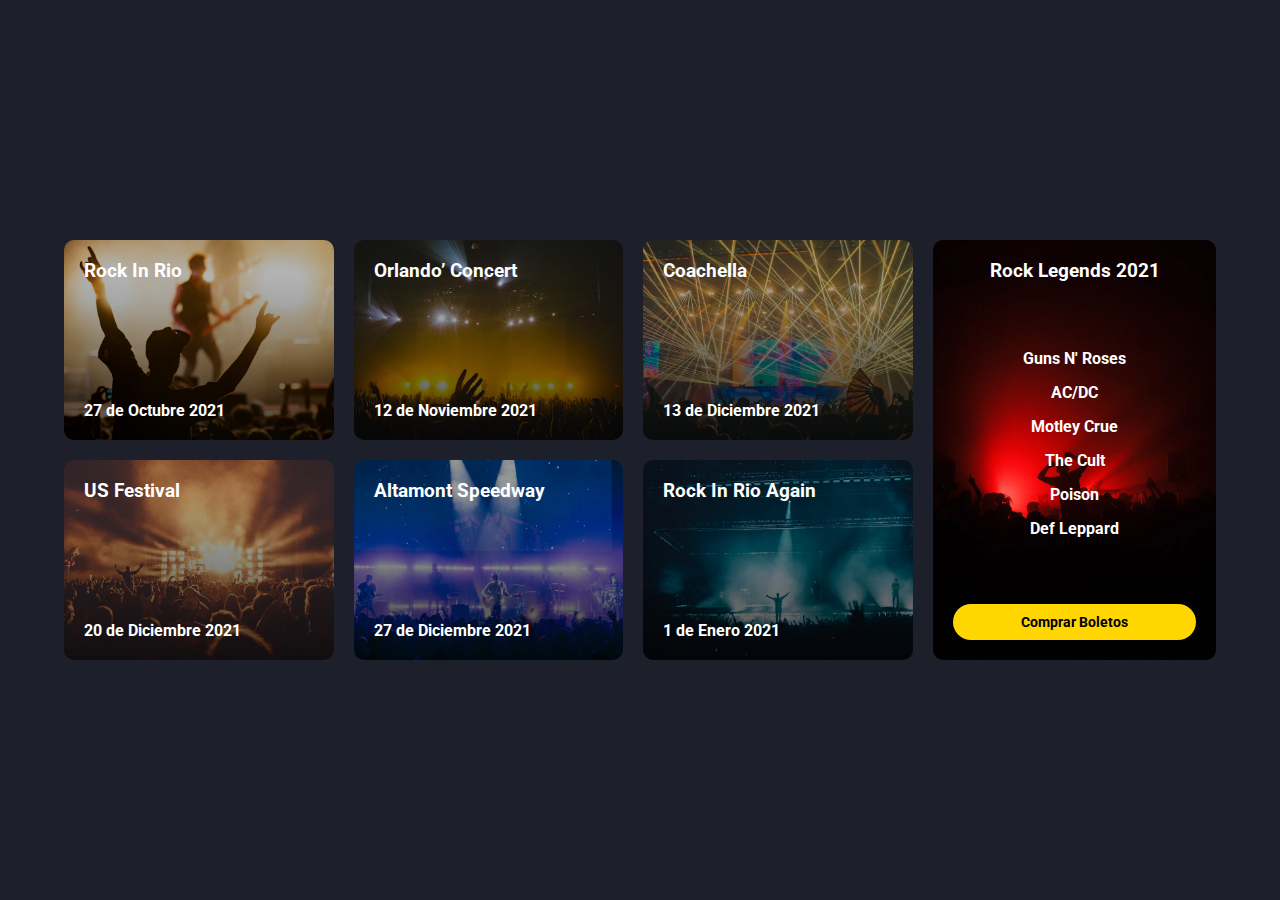
<file: Practica - CssGrid - Flexbox/index.html>
<!DOCTYPE html>
<html lang="en">
<head>
	<meta charset="UTF-8">
	<meta http-equiv="X-UA-Compatible" content="IE=edge">
	<meta name="viewport" content="width=device-width, initial-scale=1.0">
	<link rel="preconnect" href="https://fonts.googleapis.com">
	<link rel="preconnect" href="https://fonts.gstatic.com" crossorigin>
	<link href="https://fonts.googleapis.com/css2?family=Roboto:wght@400;700&display=swap" rel="stylesheet"> 
	<link rel="stylesheet" href="estilos.css">
	<title>Flexbox vs CSS Grid</title>
</head>
<body>
	<div class="contenedor">
		<div class="contenedor-conciertos">
			<div class="card" style="background-image: url('./img/1.jpg')">
				<div class="textos">
					<h3>Rock In Rio</h3>
					<p>27 de Octubre 2021</p>
				</div>
			</div>
			<div class="card" style="background-image: url('./img/2.jpg')">
				<div class="textos">
					<h3>Orlando’ Concert</h3>
					<p>12 de Noviembre 2021</p>
				</div>
			</div>
			<div class="card" style="background-image: url('./img/3.jpg')">
				<div class="textos">
					<h3>Coachella</h3>
					<p>13 de Diciembre 2021</p>
				</div>
			</div>

			<div class="card" style="background-image: url('./img/4.jpg')">
				<div class="textos">
					<h3>US Festival</h3>
					<p>20 de Diciembre 2021</p>
				</div>
			</div>
			<div class="card" style="background-image: url('./img/5.jpg')">
				<div class="textos">
					<h3>Altamont Speedway</h3>
					<p>27 de Diciembre 2021</p>
				</div>
			</div>
			<div class="card" style="background-image: url('./img/6.jpg')">
				<div class="textos">
					<h3>Rock In Rio Again</h3>
					<p>1 de Enero 2021</p>
				</div>
			</div>
		</div>

		<div class="banner" style="background-image: url('./img/banner.jpg')">
			<h3>Rock Legends 2021</h3>
			<ul>
				<li>Guns N' Roses</li>
				<li>AC/DC</li>
				<li>Motley Crue</li>
				<li>The Cult</li>
				<li>Poison</li>
				<li>Def Leppard</li>
			</ul>
			<button class="boton">Comprar Boletos</button>
		</div>
	</div>
</body>
</html>
</file>
<file: Practica - CssGrid - Flexbox/estilos.css>
* {
	padding: 0;
	margin: 0;
	box-sizing: border-box;
}

body {
	background: #1D202B;
	color: #fff;
	font-family: 'Roboto', sans-serif;
	min-height: 100vh;
	display: flex;
	flex-wrap: wrap;
}

.contenedor {
	width: 90%;
	max-width: 1200px;
	margin: auto;
	padding: 40px 0;

	/* FLEXBOX */
	/* display: flex;
	gap: 20px; */
	
	/* CSS GRID */
	display: grid;
	grid-template-columns: 3fr 1fr;
	gap: 20px;
}

.titulo {
	font-size: 24px;
	padding: 20px 0;
}

.contenedor-conciertos {
	/* FLEXBOX */
	/* width: 70%;

	display: flex;
	flex-wrap: wrap;
	gap: 20px; */

	/* CSS GRID */
	display: grid;
	grid-template-columns: repeat(3, 1fr);
	gap: 20px;
}

.card {
	border-radius: 10px;
	min-height: 200px;
	font-weight: bold;
	padding: 20px;
	position: relative;
	overflow: hidden;
	background-size: cover;
	background-position: center center;

	/* FLEXBOX */
	/* width: calc(33.33% - 20px); */
}

.card .textos {
	height: 100%;
	
	/* FLEXBOX */
	/* display: flex;
	flex-direction: column;
	justify-content: space-between; */

	/* CSS GRID */
	display: grid;
	grid-template-rows: 1fr auto;
}

.banner {
	border-radius: 10px;
	text-align: center;
	padding: 20px;
	background-size: cover;
	background-position: center center;

	/* FLEXBOX */
	/* width: 30%;*/
	display: flex;
	flex-direction: column;
	justify-content: space-between; 

	/* CSS GRID */
	/* display: grid;
	grid-template-rows: auto auto auto;
	align-items: center; */
}

.banner ul {
	list-style: none;
}

.banner ul li {
	margin: 15px;
	font-weight: bold;
}

.banner .boton {
	background: #FFD600;
	display: block;
	width: 100%;
	font-weight: bold;
	font-size: 14px;
	text-align: center;
	padding: 10px;
	border: none;
	border-radius: 100px;
	font-family: 'Roboto', sans-serif;
	cursor: pointer;
}

@media screen and (max-width: 900px) {
	.contenedor-conciertos {	
		/* CSS GRID */
		display: grid;
		grid-template-columns:  repeat(2, 1fr);
		gap: 20px;
	}

	.contenedor {
		display: grid;
		grid-template-columns: repeat(2, 1fr);
		gap: 20px;
	}
}

@media screen and (max-width: 700px) {
	.contenedor-conciertos {	
		/* CSS GRID */
		display: grid;
		grid-template-columns: 1fr;
		gap: 20px;
	}

	.contenedor {
		display: grid;
		grid-template-columns: repeat(2, 1fr);
		gap: 20px;
	}
}

@media screen and (max-width: 600px) {
	.contenedor-conciertos {	
		/* CSS GRID */
		display: grid;
		grid-template-columns: 1fr;
		gap: 20px;
	}

	.contenedor {
		display: grid;
		grid-template-columns: 1fr;
		gap: 20px;
	}
}
</file>
